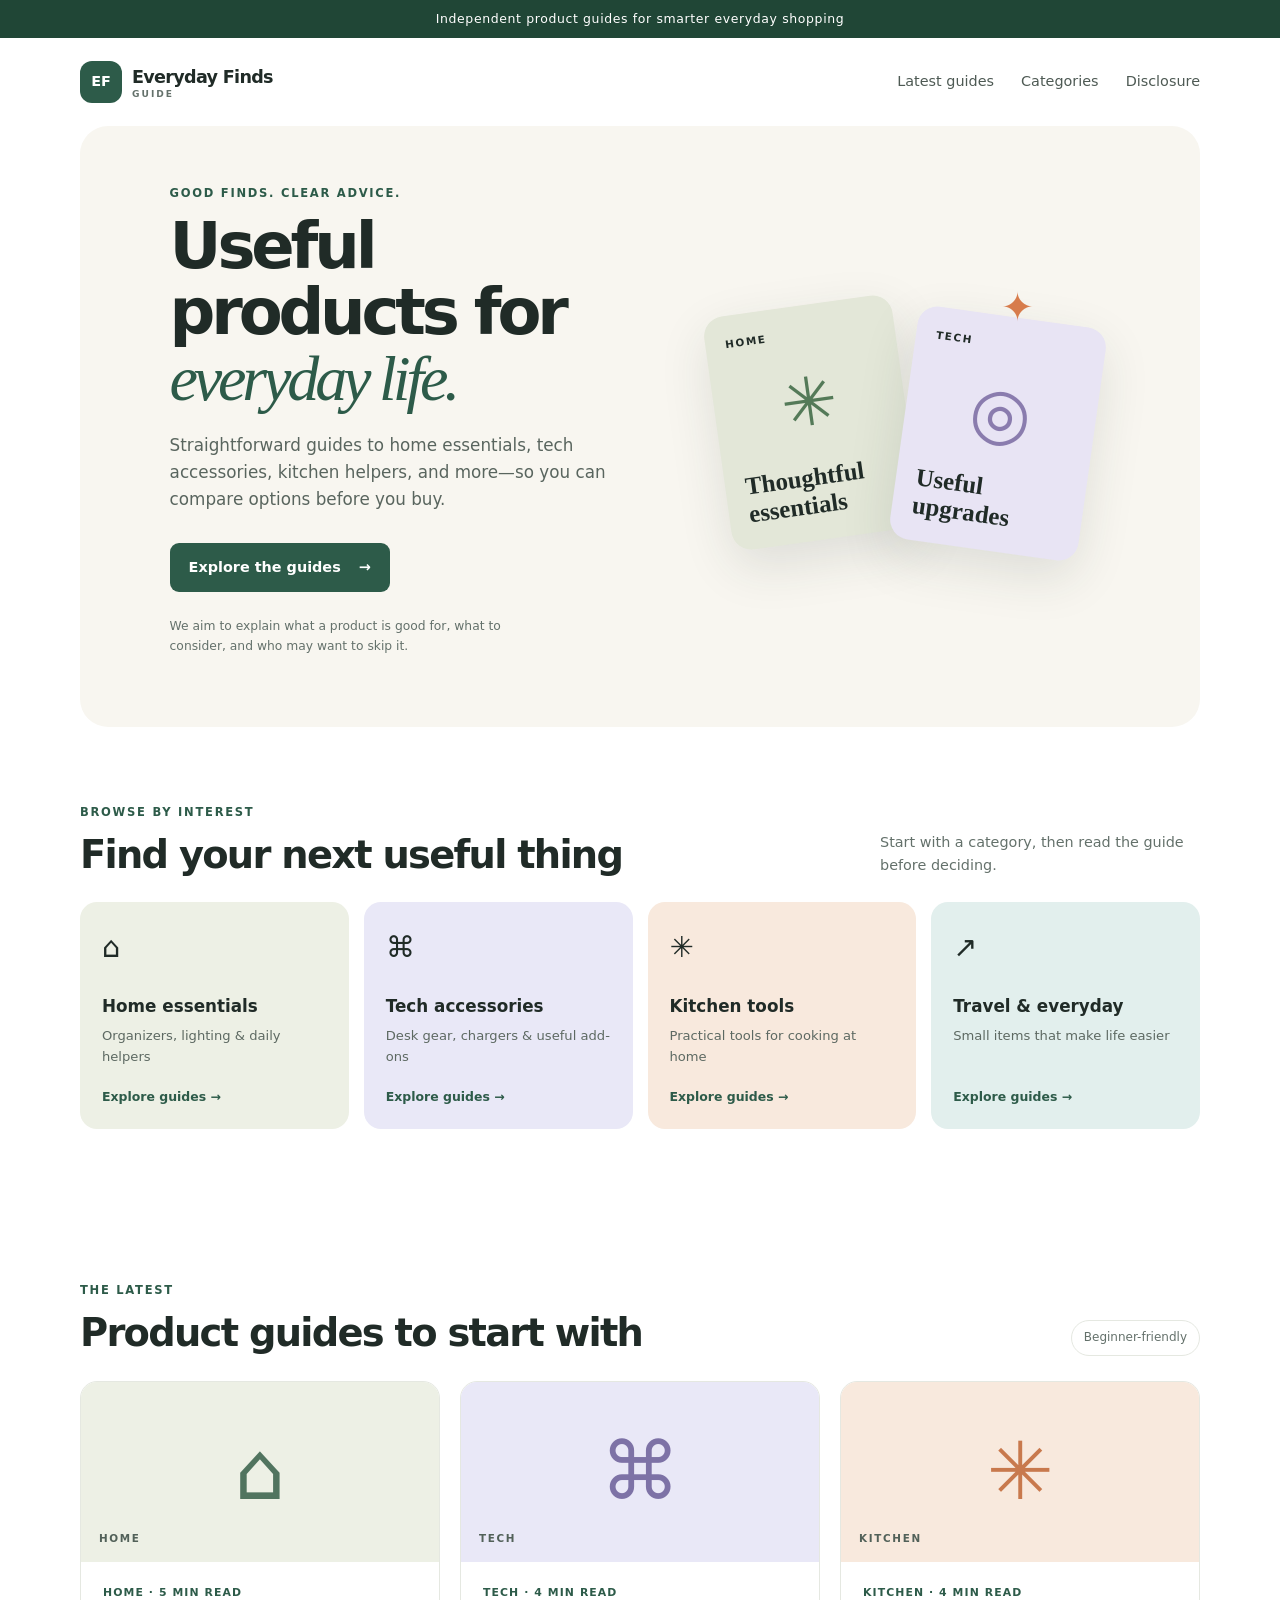
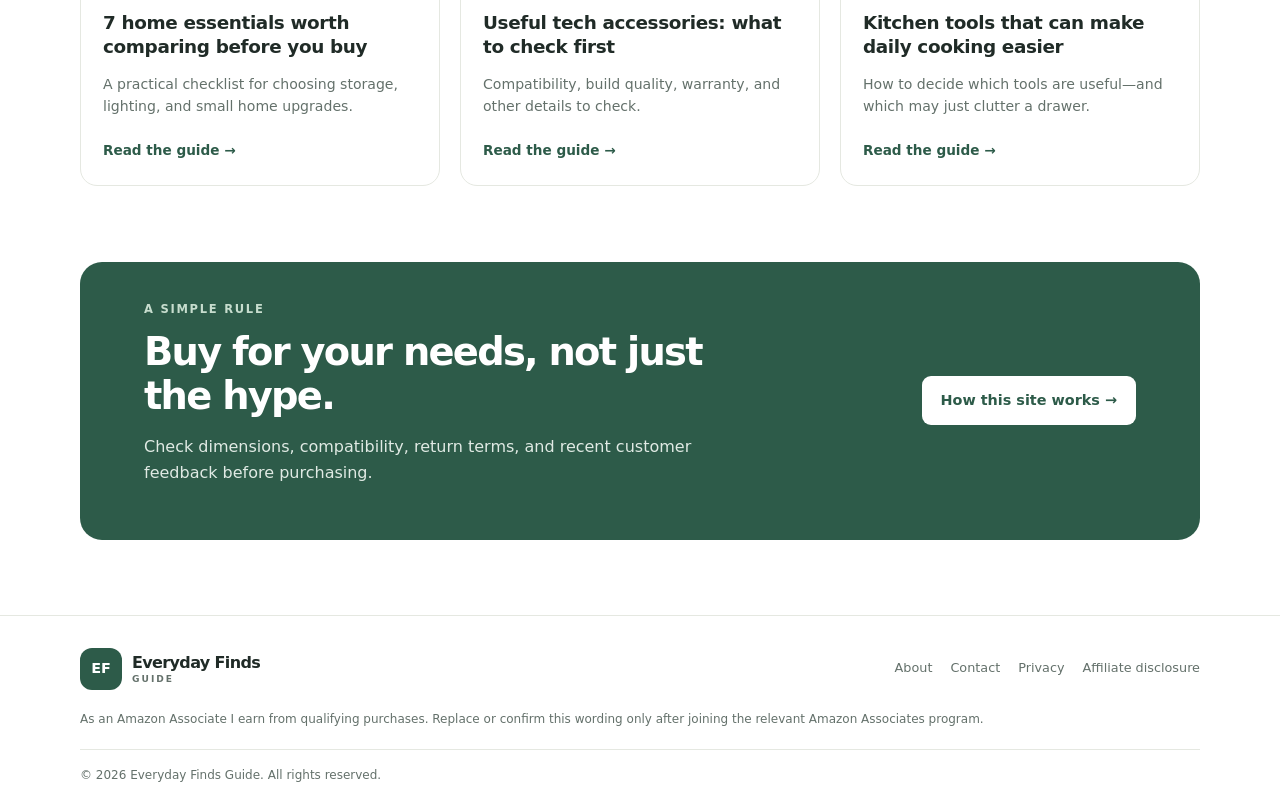
<file: index.html>
<!doctype html>
<html lang="en">
<head>
  <meta charset="utf-8">
  <meta name="viewport" content="width=device-width, initial-scale=1">
  <meta name="description" content="Practical product guides, comparisons, and useful finds for everyday life.">
  <title>Everyday Finds Guide | Useful Product Picks</title>
  <link rel="stylesheet" href="styles.css">
</head>
<body>
  <div class="notice">Independent product guides for smarter everyday shopping</div>
  <header class="site-header wrap">
    <a class="brand" href="index.html"><span class="brand-mark">EF</span><span>Everyday Finds<span class="brand-sub">GUIDE</span></span></a>
    <nav aria-label="Main navigation">
      <a href="#latest">Latest guides</a>
      <a href="#categories">Categories</a>
      <a href="affiliate-disclosure.html">Disclosure</a>
    </nav>
  </header>

  <main>
    <section class="hero wrap">
      <div class="hero-copy">
        <p class="eyebrow">GOOD FINDS. CLEAR ADVICE.</p>
        <h1>Useful products for <em>everyday life.</em></h1>
        <p class="hero-text">Straightforward guides to home essentials, tech accessories, kitchen helpers, and more—so you can compare options before you buy.</p>
        <a class="button" href="#latest">Explore the guides <span aria-hidden="true">→</span></a>
        <p class="small muted">We aim to explain what a product is good for, what to consider, and who may want to skip it.</p>
      </div>
      <div class="hero-art" aria-label="Decorative product guide illustration">
        <div class="art-card art-card-one"><span>HOME</span><div class="plant">✳</div><b>Thoughtful<br>essentials</b></div>
        <div class="art-card art-card-two"><span>TECH</span><div class="circle">◎</div><b>Useful<br>upgrades</b></div>
        <div class="art-spark">✦</div>
      </div>
    </section>

    <section id="categories" class="wrap section">
      <div class="section-heading"><div><p class="eyebrow">BROWSE BY INTEREST</p><h2>Find your next useful thing</h2></div><p class="muted">Start with a category, then read the guide before deciding.</p></div>
      <div class="category-grid">
        <a class="category cat-home" href="articles/home-essentials.html"><span class="cat-icon">⌂</span><b>Home essentials</b><span>Organizers, lighting & daily helpers</span><i>Explore guides →</i></a>
        <a class="category cat-tech" href="articles/tech-accessories.html"><span class="cat-icon">⌘</span><b>Tech accessories</b><span>Desk gear, chargers & useful add-ons</span><i>Explore guides →</i></a>
        <a class="category cat-kitchen" href="articles/kitchen-tools.html"><span class="cat-icon">✳</span><b>Kitchen tools</b><span>Practical tools for cooking at home</span><i>Explore guides →</i></a>
        <a class="category cat-travel" href="articles/travel-everyday.html"><span class="cat-icon">↗</span><b>Travel & everyday</b><span>Small items that make life easier</span><i>Explore guides →</i></a>
      </div>
    </section>

    <section id="latest" class="wrap section latest-section">
      <div class="section-heading"><div><p class="eyebrow">THE LATEST</p><h2>Product guides to start with</h2></div><span class="pill">Beginner-friendly</span></div>
      <div class="article-grid">
        <article class="article-card">
          <div class="article-visual visual-home"><span class="visual-symbol">⌂</span><span class="visual-label">HOME</span></div>
          <div class="article-body"><p class="meta">HOME · 5 MIN READ</p><h3><a href="articles/home-essentials.html">7 home essentials worth comparing before you buy</a></h3><p>A practical checklist for choosing storage, lighting, and small home upgrades.</p><a class="text-link" href="articles/home-essentials.html">Read the guide →</a></div>
        </article>
        <article class="article-card">
          <div class="article-visual visual-tech"><span class="visual-symbol">⌘</span><span class="visual-label">TECH</span></div>
          <div class="article-body"><p class="meta">TECH · 4 MIN READ</p><h3><a href="articles/tech-accessories.html">Useful tech accessories: what to check first</a></h3><p>Compatibility, build quality, warranty, and other details to check.</p><a class="text-link" href="articles/tech-accessories.html">Read the guide →</a></div>
        </article>
        <article class="article-card">
          <div class="article-visual visual-kitchen"><span class="visual-symbol">✳</span><span class="visual-label">KITCHEN</span></div>
          <div class="article-body"><p class="meta">KITCHEN · 4 MIN READ</p><h3><a href="articles/kitchen-tools.html">Kitchen tools that can make daily cooking easier</a></h3><p>How to decide which tools are useful—and which may just clutter a drawer.</p><a class="text-link" href="articles/kitchen-tools.html">Read the guide →</a></div>
        </article>
      </div>
    </section>

    <section class="newsletter wrap">
      <div><p class="eyebrow">A SIMPLE RULE</p><h2>Buy for your needs, not just the hype.</h2><p>Check dimensions, compatibility, return terms, and recent customer feedback before purchasing.</p></div>
      <a class="button button-light" href="affiliate-disclosure.html">How this site works →</a>
    </section>
  </main>

  <footer class="site-footer">
    <div class="wrap footer-inner"><a class="brand footer-brand" href="index.html"><span class="brand-mark">EF</span><span>Everyday Finds<span class="brand-sub">GUIDE</span></span></a><div class="footer-links"><a href="about.html">About</a><a href="contact.html">Contact</a><a href="privacy-policy.html">Privacy</a><a href="affiliate-disclosure.html">Affiliate disclosure</a></div><p class="footer-note">As an Amazon Associate I earn from qualifying purchases. Replace or confirm this wording only after joining the relevant Amazon Associates program.</p><p class="copyright">© <span id="year">2026</span> Everyday Finds Guide. All rights reserved.</p></div>
  </footer>
</body>
</html>
</file>
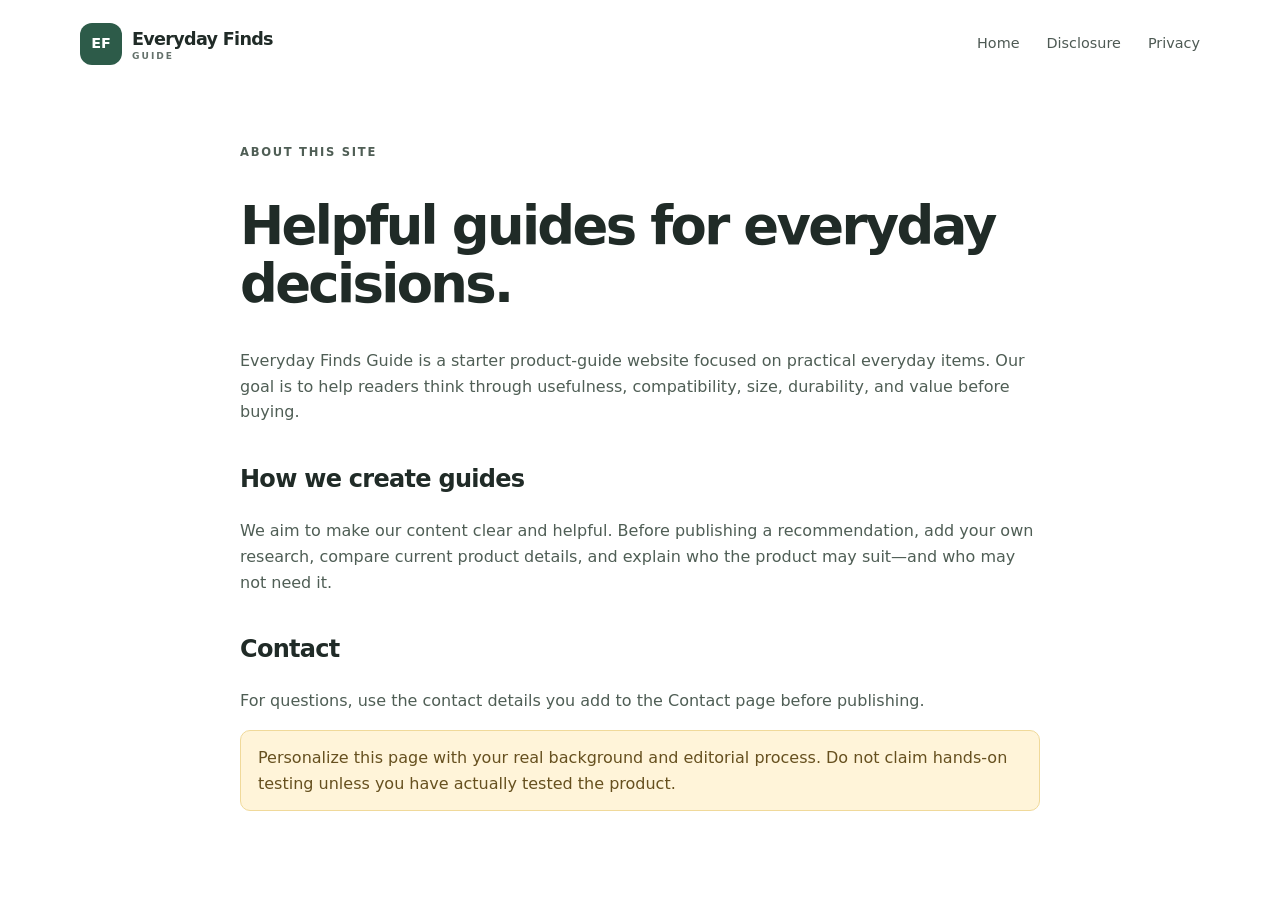
<file: about.html>
<!doctype html><html lang="en"><head><meta charset="utf-8"><meta name="viewport" content="width=device-width,initial-scale=1"><title>About | Everyday Finds Guide</title><link rel="stylesheet" href="styles.css"></head><body><header class="site-header wrap"><a class="brand" href="index.html"><span class="brand-mark">EF</span><span>Everyday Finds<span class="brand-sub">GUIDE</span></span></a><nav><a href="index.html">Home</a><a href="affiliate-disclosure.html">Disclosure</a><a href="privacy-policy.html">Privacy</a></nav></header><main class="wrap content-page"><p class="eyebrow">ABOUT THIS SITE</p><h1>Helpful guides for everyday decisions.</h1><p>Everyday Finds Guide is a starter product-guide website focused on practical everyday items. Our goal is to help readers think through usefulness, compatibility, size, durability, and value before buying.</p><h2>How we create guides</h2><p>We aim to make our content clear and helpful. Before publishing a recommendation, add your own research, compare current product details, and explain who the product may suit—and who may not need it.</p><h2>Contact</h2><p>For questions, use the contact details you add to the Contact page before publishing.</p><p class="placeholder">Personalize this page with your real background and editorial process. Do not claim hands-on testing unless you have actually tested the product.</p></main></body></html>
</file>
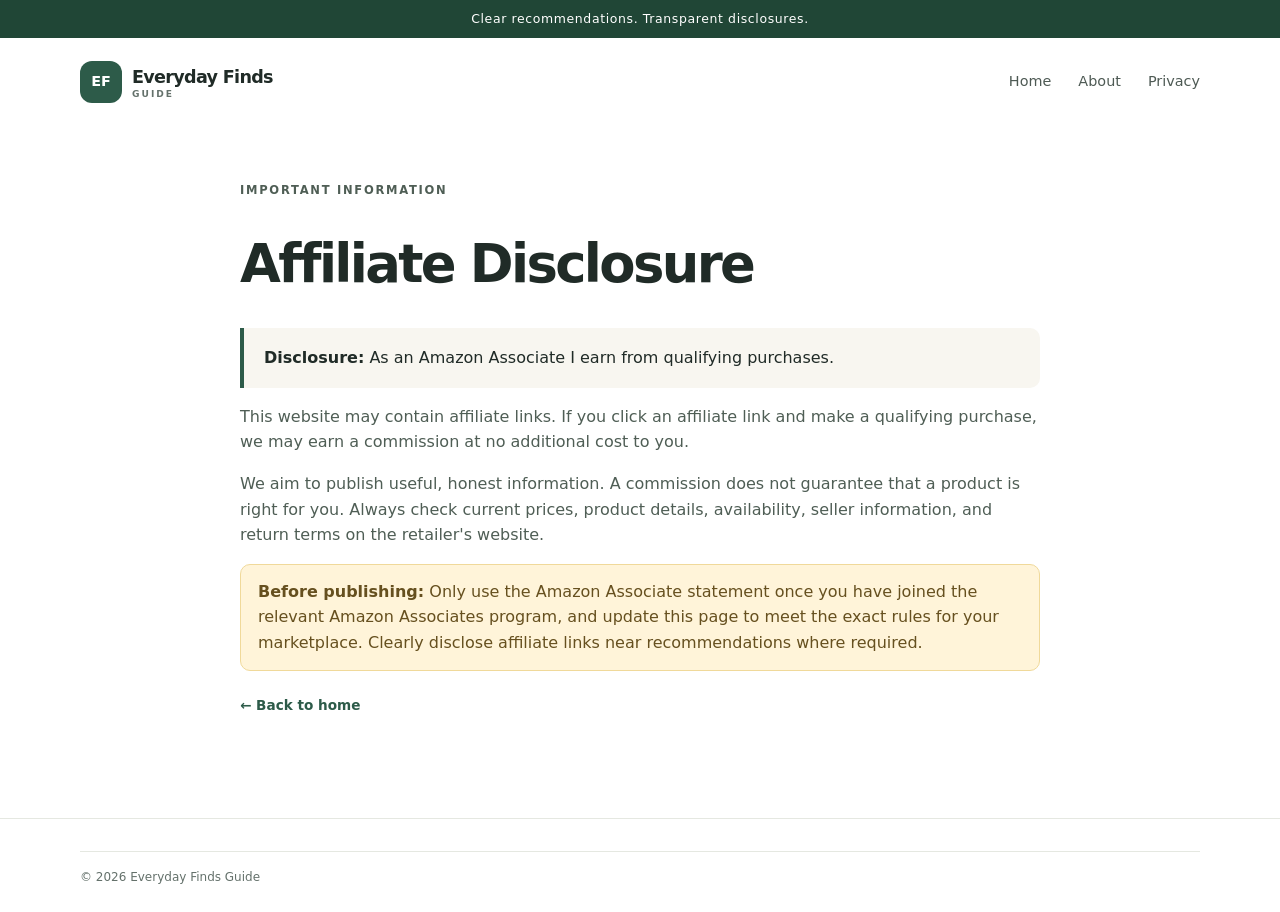
<file: affiliate-disclosure.html>
<!doctype html><html lang="en"><head><meta charset="utf-8"><meta name="viewport" content="width=device-width,initial-scale=1"><title>Affiliate Disclosure | Everyday Finds Guide</title><link rel="stylesheet" href="styles.css"></head><body><div class="notice">Clear recommendations. Transparent disclosures.</div><header class="site-header wrap"><a class="brand" href="index.html"><span class="brand-mark">EF</span><span>Everyday Finds<span class="brand-sub">GUIDE</span></span></a><nav><a href="index.html">Home</a><a href="about.html">About</a><a href="privacy-policy.html">Privacy</a></nav></header><main class="wrap content-page"><p class="eyebrow">IMPORTANT INFORMATION</p><h1>Affiliate Disclosure</h1><div class="callout"><strong>Disclosure:</strong> As an Amazon Associate I earn from qualifying purchases.</div><p>This website may contain affiliate links. If you click an affiliate link and make a qualifying purchase, we may earn a commission at no additional cost to you.</p><p>We aim to publish useful, honest information. A commission does not guarantee that a product is right for you. Always check current prices, product details, availability, seller information, and return terms on the retailer's website.</p><p class="placeholder"><strong>Before publishing:</strong> Only use the Amazon Associate statement once you have joined the relevant Amazon Associates program, and update this page to meet the exact rules for your marketplace. Clearly disclose affiliate links near recommendations where required.</p><p><a class="text-link" href="index.html">← Back to home</a></p></main><footer class="site-footer"><div class="wrap footer-inner"><p class="copyright">© 2026 Everyday Finds Guide</p></div></footer></body></html>
</file>
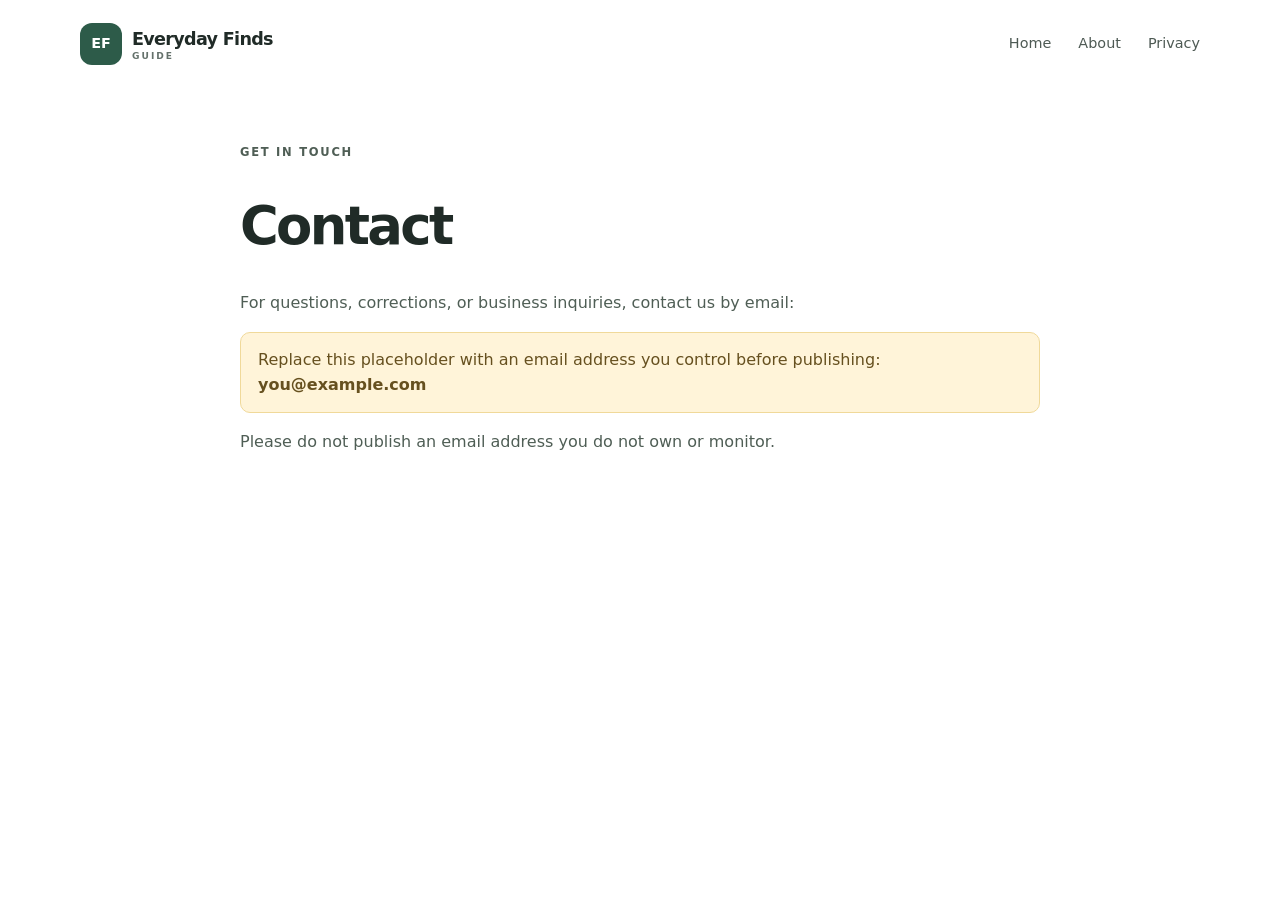
<file: contact.html>
<!doctype html><html lang="en"><head><meta charset="utf-8"><meta name="viewport" content="width=device-width,initial-scale=1"><title>Contact | Everyday Finds Guide</title><link rel="stylesheet" href="styles.css"></head><body><header class="site-header wrap"><a class="brand" href="index.html"><span class="brand-mark">EF</span><span>Everyday Finds<span class="brand-sub">GUIDE</span></span></a><nav><a href="index.html">Home</a><a href="about.html">About</a><a href="privacy-policy.html">Privacy</a></nav></header><main class="wrap content-page"><p class="eyebrow">GET IN TOUCH</p><h1>Contact</h1><p>For questions, corrections, or business inquiries, contact us by email:</p><p class="placeholder">Replace this placeholder with an email address you control before publishing: <strong>you@example.com</strong></p><p>Please do not publish an email address you do not own or monitor.</p></main></body></html>
</file>
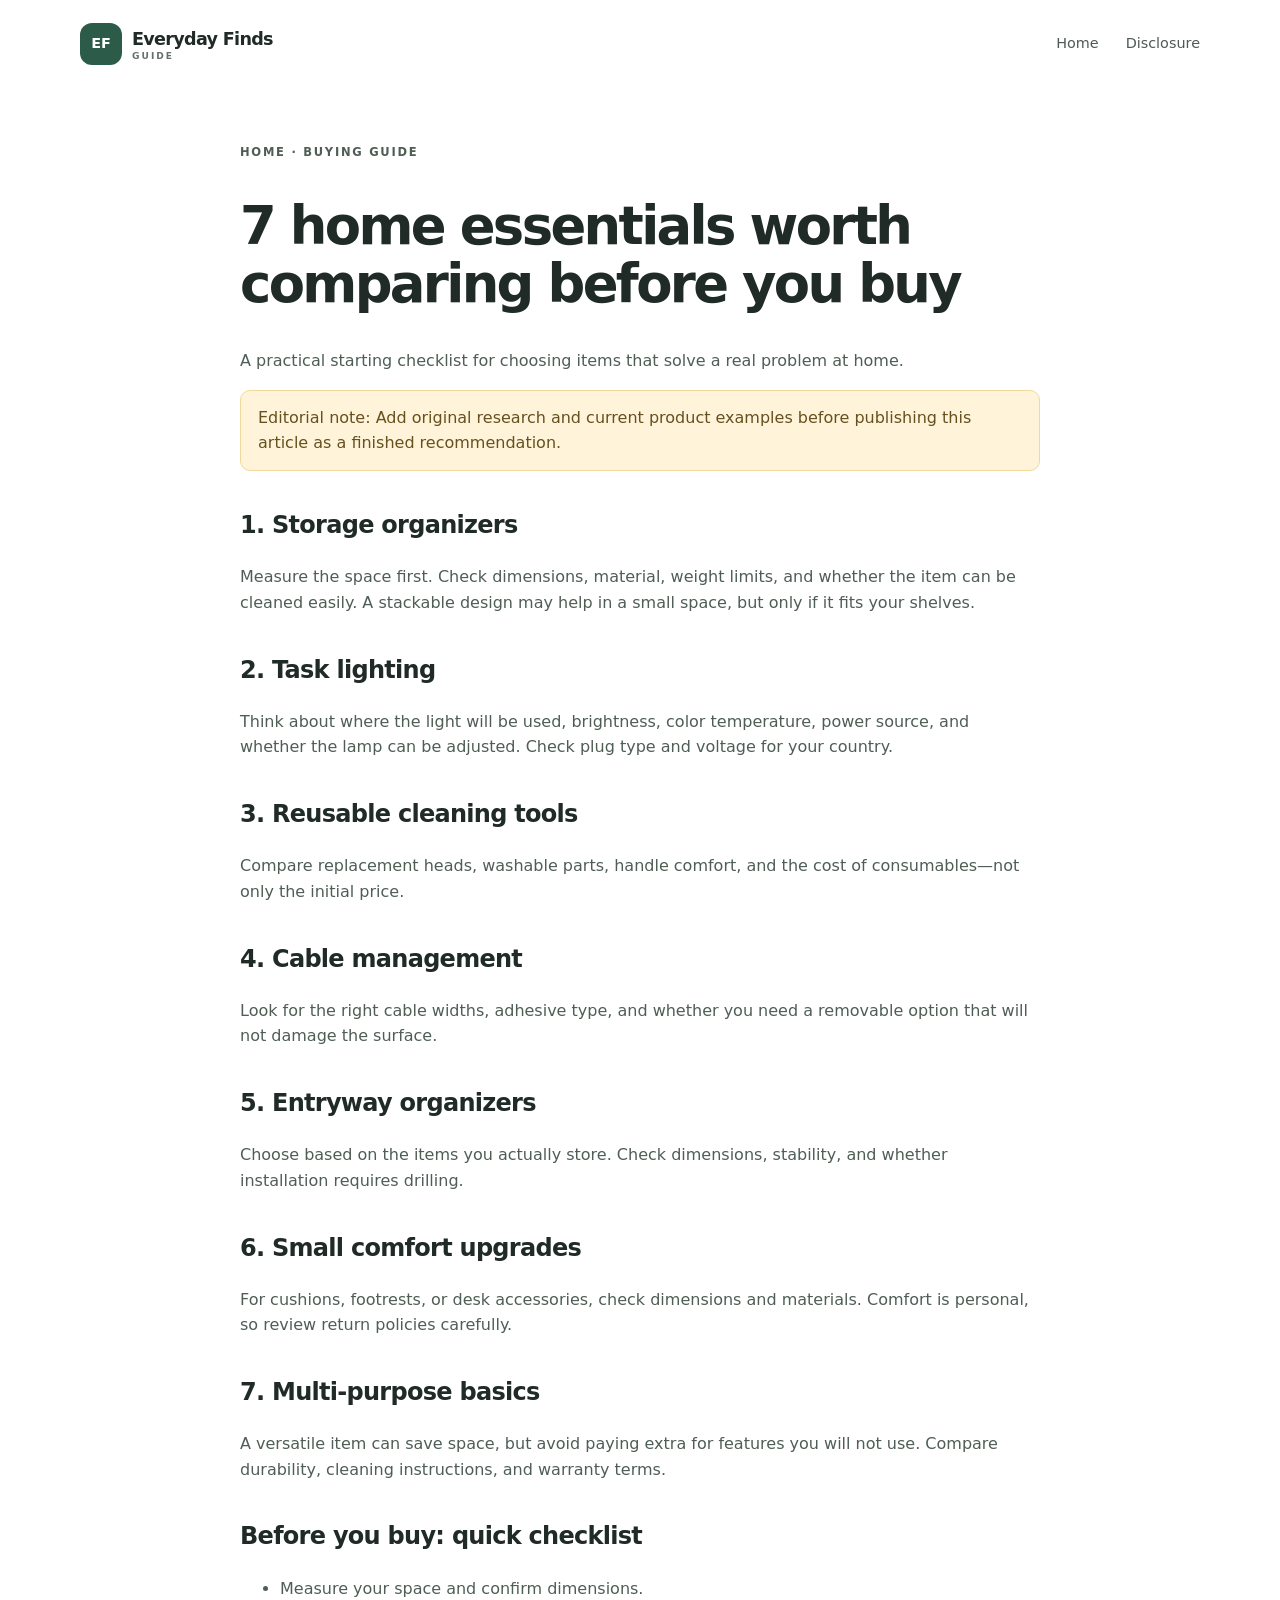
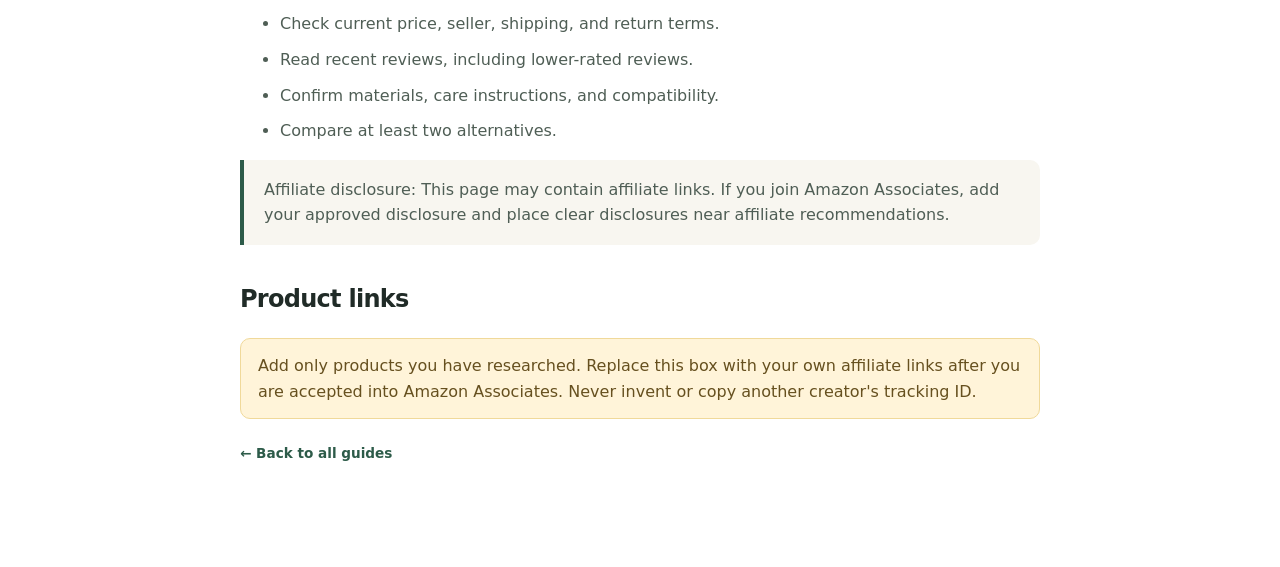
<file: home-essentials.html>
<!doctype html><html lang="en"><head><meta charset="utf-8"><meta name="viewport" content="width=device-width,initial-scale=1"><meta name="description" content="A practical checklist for comparing home essentials before buying."><title>7 Home Essentials Worth Comparing | Everyday Finds Guide</title><link rel="stylesheet" href="../styles.css"></head><body><header class="site-header wrap"><a class="brand" href="../index.html"><span class="brand-mark">EF</span><span>Everyday Finds<span class="brand-sub">GUIDE</span></span></a><nav><a href="../index.html">Home</a><a href="../affiliate-disclosure.html">Disclosure</a></nav></header><main class="wrap content-page"><p class="eyebrow">HOME · BUYING GUIDE</p><h1>7 home essentials worth comparing before you buy</h1><p class="muted">A practical starting checklist for choosing items that solve a real problem at home.</p><p class="placeholder">Editorial note: Add original research and current product examples before publishing this article as a finished recommendation.</p><h2>1. Storage organizers</h2><p>Measure the space first. Check dimensions, material, weight limits, and whether the item can be cleaned easily. A stackable design may help in a small space, but only if it fits your shelves.</p><h2>2. Task lighting</h2><p>Think about where the light will be used, brightness, color temperature, power source, and whether the lamp can be adjusted. Check plug type and voltage for your country.</p><h2>3. Reusable cleaning tools</h2><p>Compare replacement heads, washable parts, handle comfort, and the cost of consumables—not only the initial price.</p><h2>4. Cable management</h2><p>Look for the right cable widths, adhesive type, and whether you need a removable option that will not damage the surface.</p><h2>5. Entryway organizers</h2><p>Choose based on the items you actually store. Check dimensions, stability, and whether installation requires drilling.</p><h2>6. Small comfort upgrades</h2><p>For cushions, footrests, or desk accessories, check dimensions and materials. Comfort is personal, so review return policies carefully.</p><h2>7. Multi-purpose basics</h2><p>A versatile item can save space, but avoid paying extra for features you will not use. Compare durability, cleaning instructions, and warranty terms.</p><h2>Before you buy: quick checklist</h2><ul class="guide-list"><li>Measure your space and confirm dimensions.</li><li>Check current price, seller, shipping, and return terms.</li><li>Read recent reviews, including lower-rated reviews.</li><li>Confirm materials, care instructions, and compatibility.</li><li>Compare at least two alternatives.</li></ul><p class="callout">Affiliate disclosure: This page may contain affiliate links. If you join Amazon Associates, add your approved disclosure and place clear disclosures near affiliate recommendations.</p><h2>Product links</h2><p class="placeholder">Add only products you have researched. Replace this box with your own affiliate links after you are accepted into Amazon Associates. Never invent or copy another creator's tracking ID.</p><p><a class="text-link" href="../index.html">← Back to all guides</a></p></main></body></html>
</file>
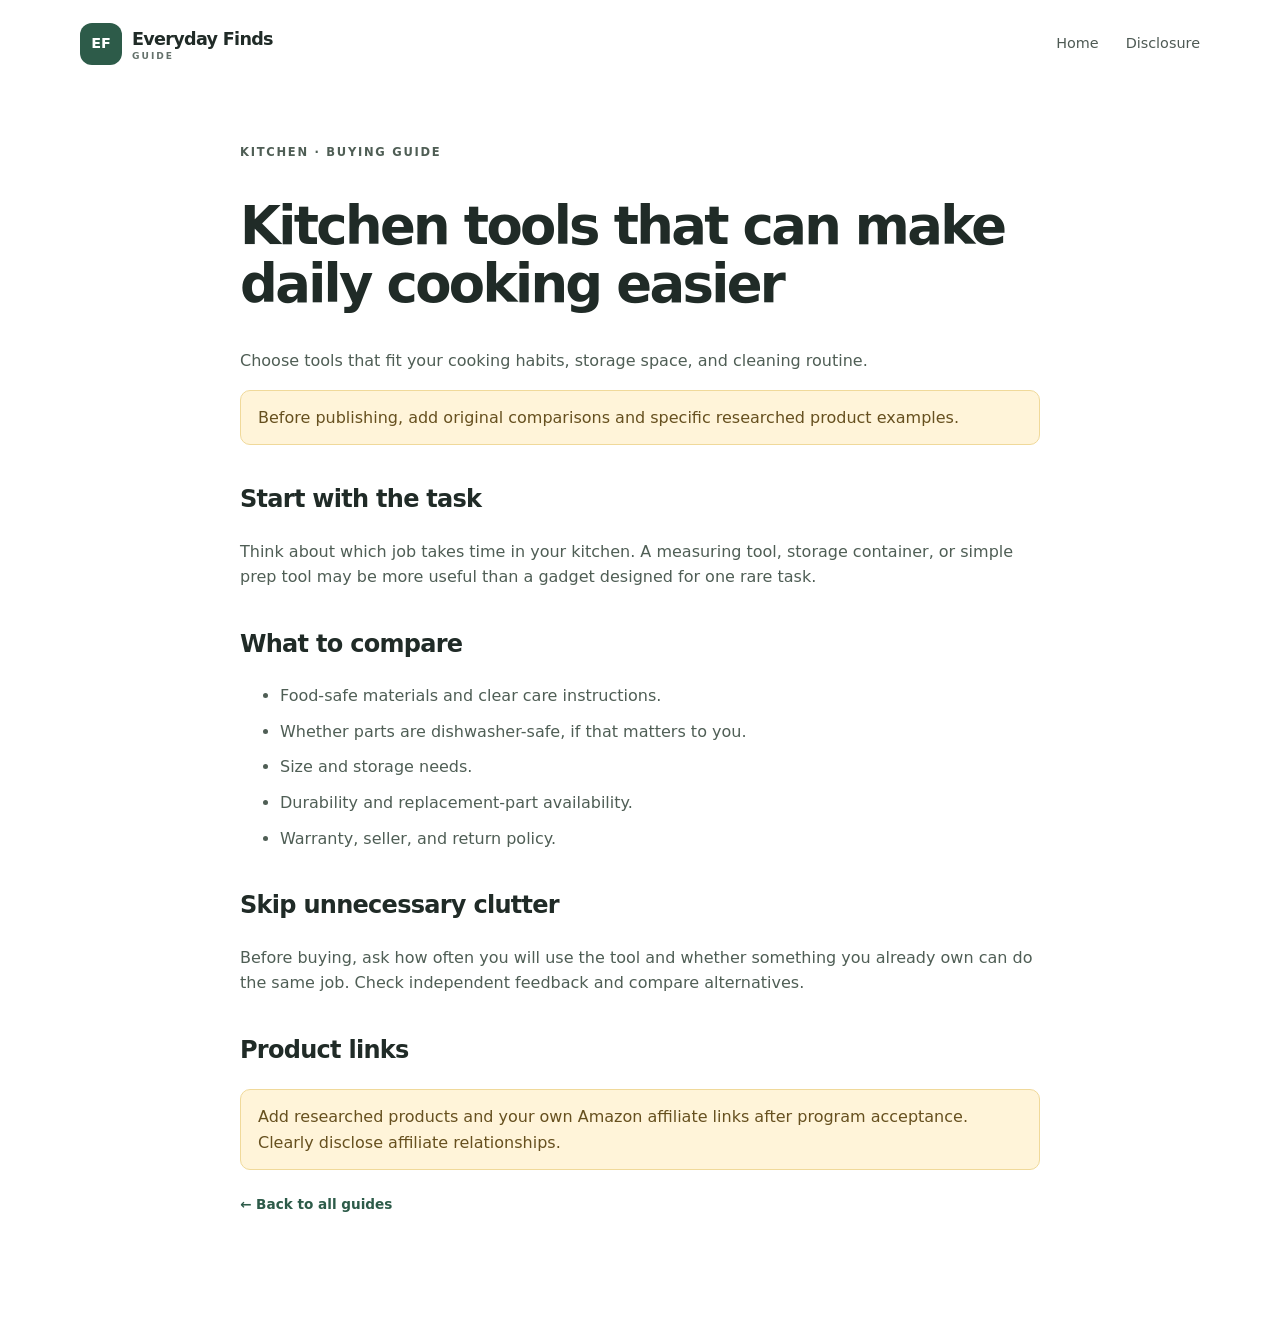
<file: kitchen-tools.html>
<!doctype html><html lang="en"><head><meta charset="utf-8"><meta name="viewport" content="width=device-width,initial-scale=1"><title>Kitchen Tools for Everyday Cooking | Everyday Finds Guide</title><link rel="stylesheet" href="../styles.css"></head><body><header class="site-header wrap"><a class="brand" href="../index.html"><span class="brand-mark">EF</span><span>Everyday Finds<span class="brand-sub">GUIDE</span></span></a><nav><a href="../index.html">Home</a><a href="../affiliate-disclosure.html">Disclosure</a></nav></header><main class="wrap content-page"><p class="eyebrow">KITCHEN · BUYING GUIDE</p><h1>Kitchen tools that can make daily cooking easier</h1><p class="muted">Choose tools that fit your cooking habits, storage space, and cleaning routine.</p><p class="placeholder">Before publishing, add original comparisons and specific researched product examples.</p><h2>Start with the task</h2><p>Think about which job takes time in your kitchen. A measuring tool, storage container, or simple prep tool may be more useful than a gadget designed for one rare task.</p><h2>What to compare</h2><ul class="guide-list"><li>Food-safe materials and clear care instructions.</li><li>Whether parts are dishwasher-safe, if that matters to you.</li><li>Size and storage needs.</li><li>Durability and replacement-part availability.</li><li>Warranty, seller, and return policy.</li></ul><h2>Skip unnecessary clutter</h2><p>Before buying, ask how often you will use the tool and whether something you already own can do the same job. Check independent feedback and compare alternatives.</p><h2>Product links</h2><p class="placeholder">Add researched products and your own Amazon affiliate links after program acceptance. Clearly disclose affiliate relationships.</p><p><a class="text-link" href="../index.html">← Back to all guides</a></p></main></body></html>
</file>
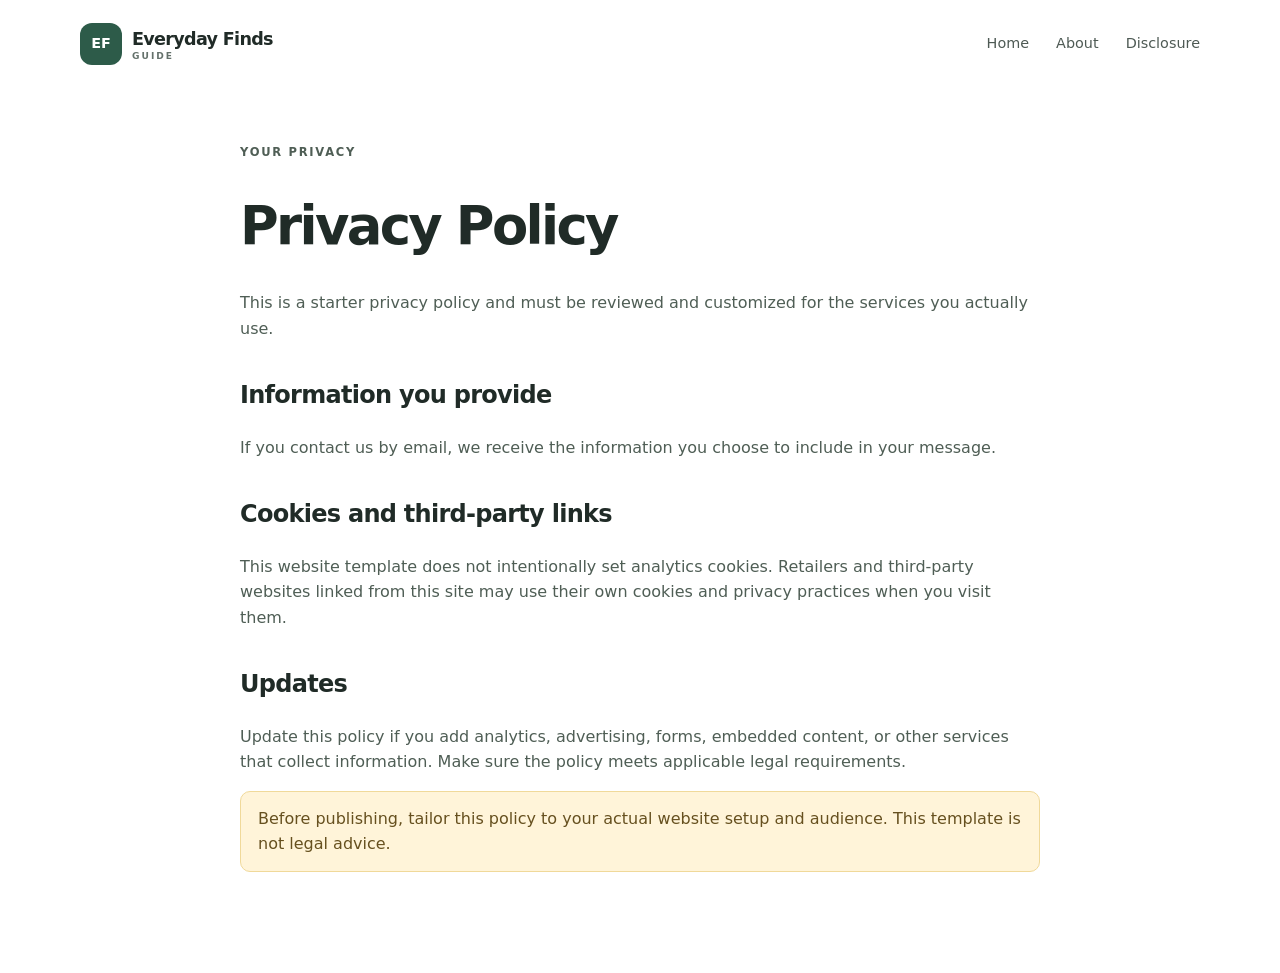
<file: privacy-policy.html>
<!doctype html><html lang="en"><head><meta charset="utf-8"><meta name="viewport" content="width=device-width,initial-scale=1"><title>Privacy Policy | Everyday Finds Guide</title><link rel="stylesheet" href="styles.css"></head><body><header class="site-header wrap"><a class="brand" href="index.html"><span class="brand-mark">EF</span><span>Everyday Finds<span class="brand-sub">GUIDE</span></span></a><nav><a href="index.html">Home</a><a href="about.html">About</a><a href="affiliate-disclosure.html">Disclosure</a></nav></header><main class="wrap content-page"><p class="eyebrow">YOUR PRIVACY</p><h1>Privacy Policy</h1><p>This is a starter privacy policy and must be reviewed and customized for the services you actually use.</p><h2>Information you provide</h2><p>If you contact us by email, we receive the information you choose to include in your message.</p><h2>Cookies and third-party links</h2><p>This website template does not intentionally set analytics cookies. Retailers and third-party websites linked from this site may use their own cookies and privacy practices when you visit them.</p><h2>Updates</h2><p>Update this policy if you add analytics, advertising, forms, embedded content, or other services that collect information. Make sure the policy meets applicable legal requirements.</p><p class="placeholder">Before publishing, tailor this policy to your actual website setup and audience. This template is not legal advice.</p></main></body></html>
</file>
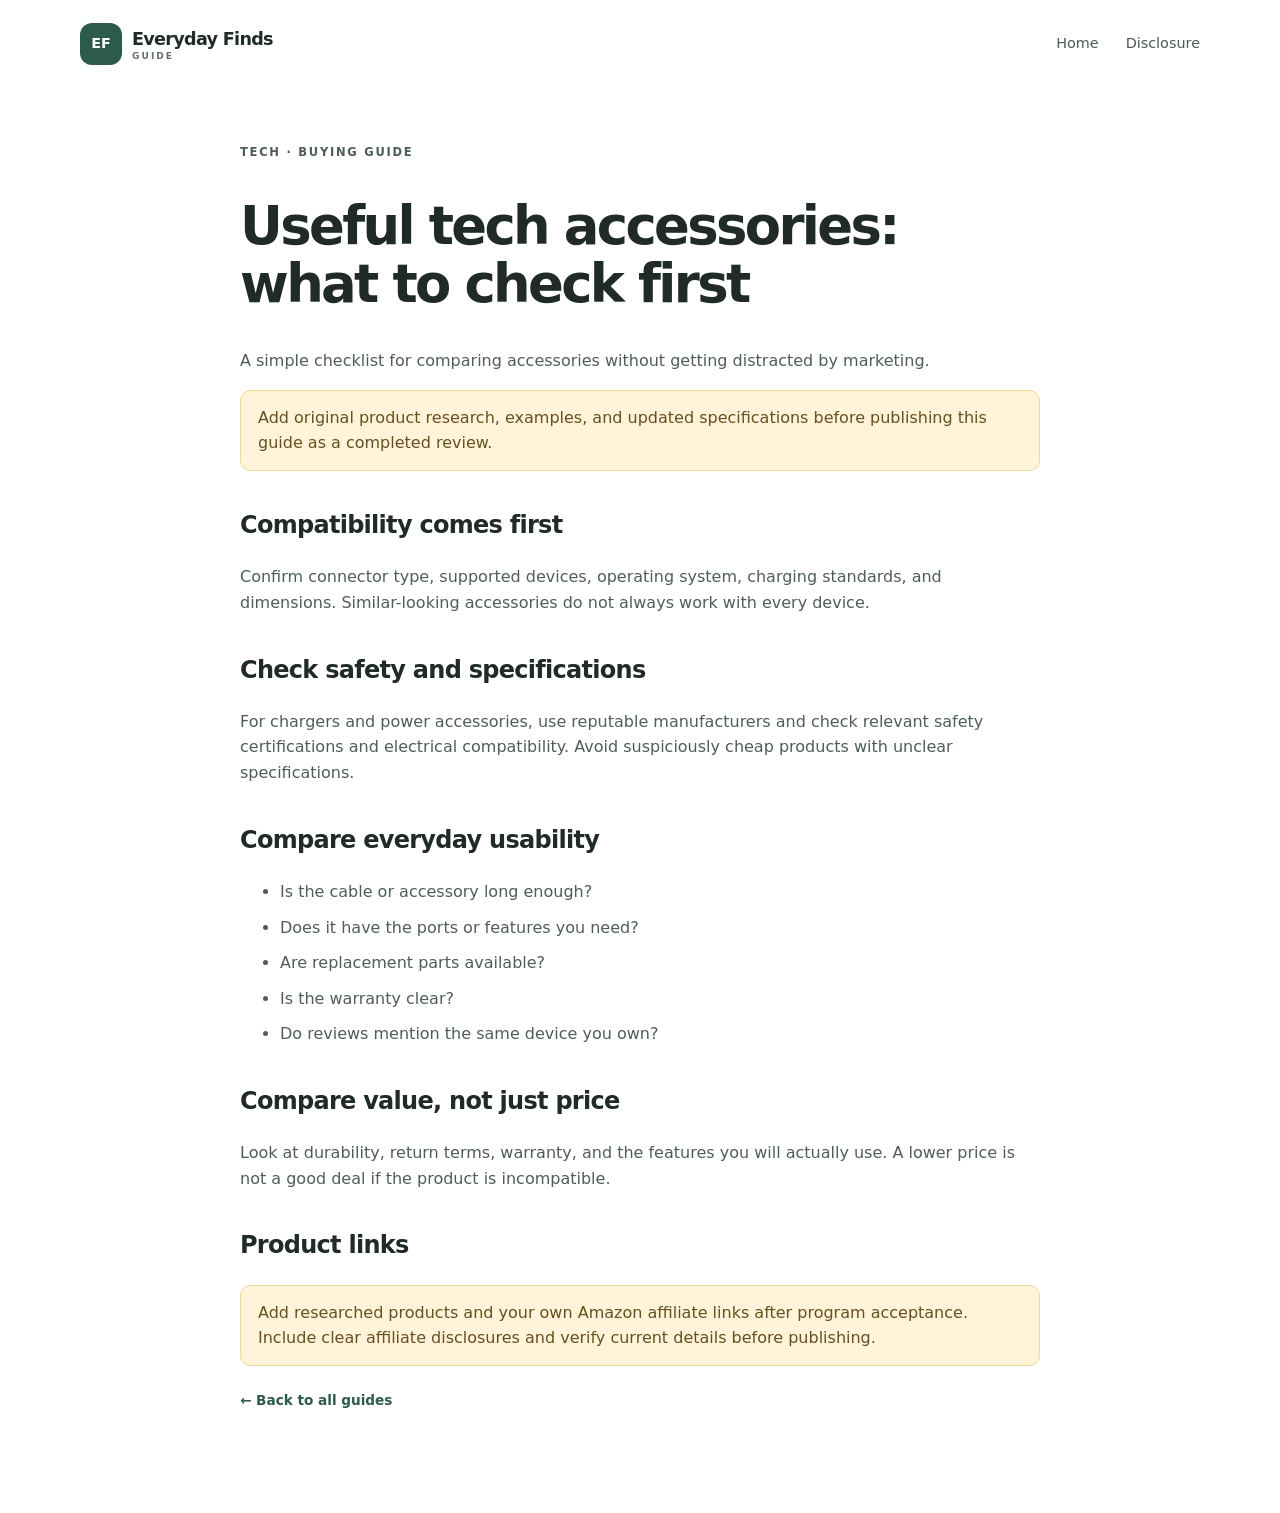
<file: tech-accessories.html>
<!doctype html><html lang="en"><head><meta charset="utf-8"><meta name="viewport" content="width=device-width,initial-scale=1"><title>Useful Tech Accessories: What to Check | Everyday Finds Guide</title><link rel="stylesheet" href="../styles.css"></head><body><header class="site-header wrap"><a class="brand" href="../index.html"><span class="brand-mark">EF</span><span>Everyday Finds<span class="brand-sub">GUIDE</span></span></a><nav><a href="../index.html">Home</a><a href="../affiliate-disclosure.html">Disclosure</a></nav></header><main class="wrap content-page"><p class="eyebrow">TECH · BUYING GUIDE</p><h1>Useful tech accessories: what to check first</h1><p class="muted">A simple checklist for comparing accessories without getting distracted by marketing.</p><p class="placeholder">Add original product research, examples, and updated specifications before publishing this guide as a completed review.</p><h2>Compatibility comes first</h2><p>Confirm connector type, supported devices, operating system, charging standards, and dimensions. Similar-looking accessories do not always work with every device.</p><h2>Check safety and specifications</h2><p>For chargers and power accessories, use reputable manufacturers and check relevant safety certifications and electrical compatibility. Avoid suspiciously cheap products with unclear specifications.</p><h2>Compare everyday usability</h2><ul class="guide-list"><li>Is the cable or accessory long enough?</li><li>Does it have the ports or features you need?</li><li>Are replacement parts available?</li><li>Is the warranty clear?</li><li>Do reviews mention the same device you own?</li></ul><h2>Compare value, not just price</h2><p>Look at durability, return terms, warranty, and the features you will actually use. A lower price is not a good deal if the product is incompatible.</p><h2>Product links</h2><p class="placeholder">Add researched products and your own Amazon affiliate links after program acceptance. Include clear affiliate disclosures and verify current details before publishing.</p><p><a class="text-link" href="../index.html">← Back to all guides</a></p></main></body></html>
</file>
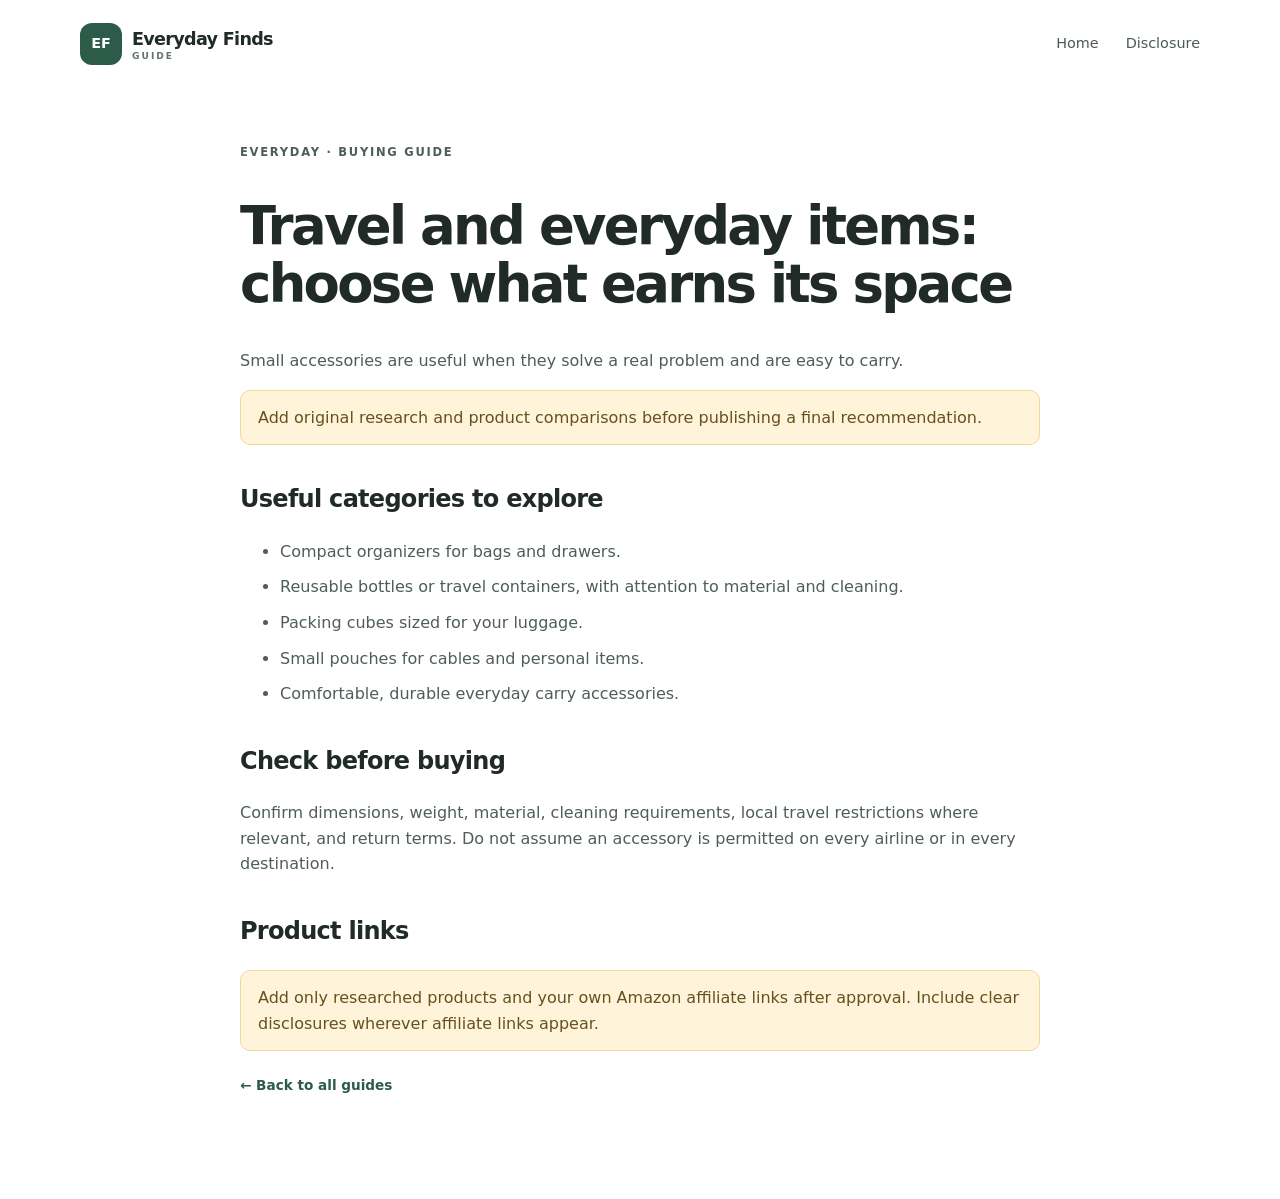
<file: travel-everyday.html>
<!doctype html><html lang="en"><head><meta charset="utf-8"><meta name="viewport" content="width=device-width,initial-scale=1"><title>Travel and Everyday Items | Everyday Finds Guide</title><link rel="stylesheet" href="../styles.css"></head><body><header class="site-header wrap"><a class="brand" href="../index.html"><span class="brand-mark">EF</span><span>Everyday Finds<span class="brand-sub">GUIDE</span></span></a><nav><a href="../index.html">Home</a><a href="../affiliate-disclosure.html">Disclosure</a></nav></header><main class="wrap content-page"><p class="eyebrow">EVERYDAY · BUYING GUIDE</p><h1>Travel and everyday items: choose what earns its space</h1><p class="muted">Small accessories are useful when they solve a real problem and are easy to carry.</p><p class="placeholder">Add original research and product comparisons before publishing a final recommendation.</p><h2>Useful categories to explore</h2><ul class="guide-list"><li>Compact organizers for bags and drawers.</li><li>Reusable bottles or travel containers, with attention to material and cleaning.</li><li>Packing cubes sized for your luggage.</li><li>Small pouches for cables and personal items.</li><li>Comfortable, durable everyday carry accessories.</li></ul><h2>Check before buying</h2><p>Confirm dimensions, weight, material, cleaning requirements, local travel restrictions where relevant, and return terms. Do not assume an accessory is permitted on every airline or in every destination.</p><h2>Product links</h2><p class="placeholder">Add only researched products and your own Amazon affiliate links after approval. Include clear disclosures wherever affiliate links appear.</p><p><a class="text-link" href="../index.html">← Back to all guides</a></p></main></body></html>
</file>
<file: styles.css>
:root{--ink:#202b27;--muted:#64716b;--cream:#f8f6f0;--green:#2d5b49;--green-dark:#204636;--line:#e5e8e1;--orange:#d77c4c;--lav:#e9e8f7}
*{box-sizing:border-box}html{scroll-behavior:smooth}body{margin:0;background:#fff;color:var(--ink);font-family:Inter,ui-sans-serif,system-ui,-apple-system,BlinkMacSystemFont,"Segoe UI",sans-serif;line-height:1.6}a{color:inherit;text-decoration:none}.wrap{width:min(1120px,calc(100% - 40px));margin-inline:auto}.notice{text-align:center;background:var(--green-dark);color:#fff;font-size:.78rem;letter-spacing:.05em;padding:9px 16px}.site-header{display:flex;align-items:center;justify-content:space-between;padding:23px 0;gap:24px}.brand{display:flex;align-items:center;gap:10px;font-weight:800;letter-spacing:-.04em;font-size:1.1rem}.brand-mark{display:grid;place-items:center;background:var(--green);color:#fff;border-radius:12px;width:42px;height:42px;font-size:.9rem;letter-spacing:0}.brand-sub{display:block;font-size:.57rem;letter-spacing:.22em;color:var(--muted);font-weight:700;margin-top:-4px}.site-header nav{display:flex;gap:27px;color:#4e5a54;font-size:.9rem}.site-header nav a:hover,.footer-links a:hover{color:var(--orange)}.hero{display:grid;grid-template-columns:1.05fr .95fr;align-items:center;gap:50px;background:var(--cream);border-radius:28px;padding:58px 7%;overflow:hidden}.eyebrow{font-size:.72rem;font-weight:800;letter-spacing:.15em;color:var(--green);margin:0 0 12px}.hero h1{font-size:clamp(2.6rem,5vw,4.5rem);letter-spacing:-.065em;line-height:1.03;margin:0 0 20px;max-width:600px}.hero h1 em{font-family:Georgia,serif;font-weight:500;color:var(--green)}.hero-text{color:#59655e;font-size:1.05rem;max-width:500px}.button{display:inline-flex;gap:18px;align-items:center;background:var(--green);color:#fff;padding:13px 19px;border-radius:9px;font-weight:700;font-size:.9rem;margin:13px 0}.button:hover{background:var(--green-dark)}.small{font-size:.77rem;max-width:380px}.muted{color:var(--muted)}.hero-art{height:310px;position:relative;display:flex;align-items:center;justify-content:center}.art-card{position:absolute;width:190px;height:235px;border-radius:20px;padding:20px;box-shadow:0 18px 50px #293a2c20;display:flex;flex-direction:column;justify-content:space-between}.art-card span,.visual-label{font-size:.65rem;font-weight:800;letter-spacing:.16em}.art-card b{font-family:Georgia,serif;font-size:1.55rem;line-height:1.15}.art-card-one{background:#e3e7d8;transform:rotate(-8deg);left:7%;top:34px}.art-card-two{background:#e8e4f4;transform:rotate(8deg);right:4%;top:45px}.plant{font-size:4.2rem;color:#547a58;align-self:center}.circle{font-size:4.4rem;color:#8a7cae;align-self:center}.art-spark{position:absolute;top:4px;right:18%;font-size:2.5rem;color:var(--orange)}.section{padding:76px 0}.section-heading{display:flex;justify-content:space-between;align-items:end;gap:25px;margin-bottom:25px}.section-heading h2,.newsletter h2{font-size:clamp(1.8rem,3vw,2.6rem);letter-spacing:-.045em;line-height:1.15;margin:0}.section-heading>p{max-width:320px;font-size:.9rem;margin:0}.category-grid{display:grid;grid-template-columns:repeat(4,1fr);gap:15px}.category{min-height:220px;border-radius:17px;padding:22px;display:flex;flex-direction:column;align-items:flex-start;transition:transform .2s}.category:hover,.article-card:hover{transform:translateY(-3px)}.cat-home{background:#edf0e5}.cat-tech{background:#e9e8f7}.cat-kitchen{background:#f8e9dd}.cat-travel{background:#e2efed}.cat-icon{font-size:1.8rem;margin-bottom:23px}.category b{font-size:1.05rem}.category span:not(.cat-icon){font-size:.82rem;color:#5d6962;margin-top:5px}.category i{font-style:normal;font-weight:700;font-size:.78rem;color:var(--green);margin-top:auto;padding-top:20px}.pill{border:1px solid var(--line);border-radius:99px;padding:7px 12px;font-size:.75rem;color:var(--muted)}.article-grid{display:grid;grid-template-columns:repeat(3,1fr);gap:20px}.article-card{border:1px solid var(--line);border-radius:17px;overflow:hidden;transition:transform .2s}.article-visual{height:180px;display:flex;align-items:center;justify-content:center;position:relative}.visual-home{background:#edf0e5}.visual-tech{background:#e9e8f7}.visual-kitchen{background:#f8e9dd}.visual-symbol{font-size:5rem;color:#51745f}.visual-tech .visual-symbol{color:#7d72a6}.visual-kitchen .visual-symbol{color:#c8794d}.visual-label{position:absolute;bottom:15px;left:18px;color:#526159}.article-body{padding:22px}.meta{font-size:.68rem;font-weight:800;letter-spacing:.1em;color:var(--green);margin:0 0 10px}.article-body h3{font-size:1.15rem;line-height:1.3;letter-spacing:-.02em;margin:0 0 10px}.article-body>p:not(.meta){color:var(--muted);font-size:.88rem}.text-link{display:inline-block;color:var(--green);font-size:.85rem;font-weight:800;margin-top:8px}.newsletter{background:var(--green);color:#fff;border-radius:22px;padding:38px 5%;display:flex;align-items:center;justify-content:space-between;gap:30px;margin-bottom:75px}.newsletter .eyebrow{color:#c7ddce}.newsletter h2{max-width:600px}.newsletter p:not(.eyebrow){color:#e0eae4;max-width:600px}.button-light{background:#fff;color:var(--green);white-space:nowrap}.button-light:hover{background:#edf0e5}.site-footer{border-top:1px solid var(--line);padding:32px 0 25px}.footer-inner{display:grid;grid-template-columns:1fr auto;gap:20px;align-items:center}.footer-brand{font-size:1rem}.footer-links{display:flex;gap:18px;flex-wrap:wrap;font-size:.8rem;color:var(--muted)}.footer-note,.copyright{grid-column:1/-1;color:var(--muted);font-size:.75rem;margin:0}.copyright{border-top:1px solid var(--line);padding-top:16px}
.content-page{max-width:800px;padding:55px 0 85px}.content-page h1{font-size:clamp(2rem,5vw,3.3rem);letter-spacing:-.05em;line-height:1.1}.content-page h2{margin-top:35px;letter-spacing:-.03em}.content-page p,.content-page li{color:#4f5e55}.content-page .callout{background:var(--cream);border-left:4px solid var(--green);padding:17px 20px;border-radius:0 10px 10px 0}.guide-list li{margin:10px 0}.placeholder{background:#fff4d9;border:1px solid #f0d99a;padding:14px 17px;border-radius:10px;color:#66501f!important}
@media(max-width:800px){.hero{grid-template-columns:1fr;padding:42px 7%;gap:10px}.hero-art{height:260px;max-width:450px;width:100%;margin:auto}.art-card{width:165px;height:210px}.site-header{align-items:flex-start;flex-direction:column}.site-header nav{gap:16px;flex-wrap:wrap}.category-grid{grid-template-columns:repeat(2,1fr)}.article-grid{grid-template-columns:1fr 1fr}.section{padding:55px 0}.newsletter{align-items:flex-start;flex-direction:column;margin-bottom:50px}.footer-inner{grid-template-columns:1fr}.footer-links{grid-column:1}.footer-note,.copyright{grid-column:1}}
@media(max-width:520px){.wrap{width:min(100% - 28px,1120px)}.hero h1{font-size:2.7rem}.hero-art{height:235px}.art-card{width:145px;height:190px;padding:15px}.art-card b{font-size:1.3rem}.art-card-one{left:4%}.art-card-two{right:2%}.section-heading{align-items:flex-start;flex-direction:column}.category-grid,.article-grid{grid-template-columns:1fr}.category{min-height:185px}.article-visual{height:160px}.site-header nav{font-size:.82rem;gap:13px}}
</file>
